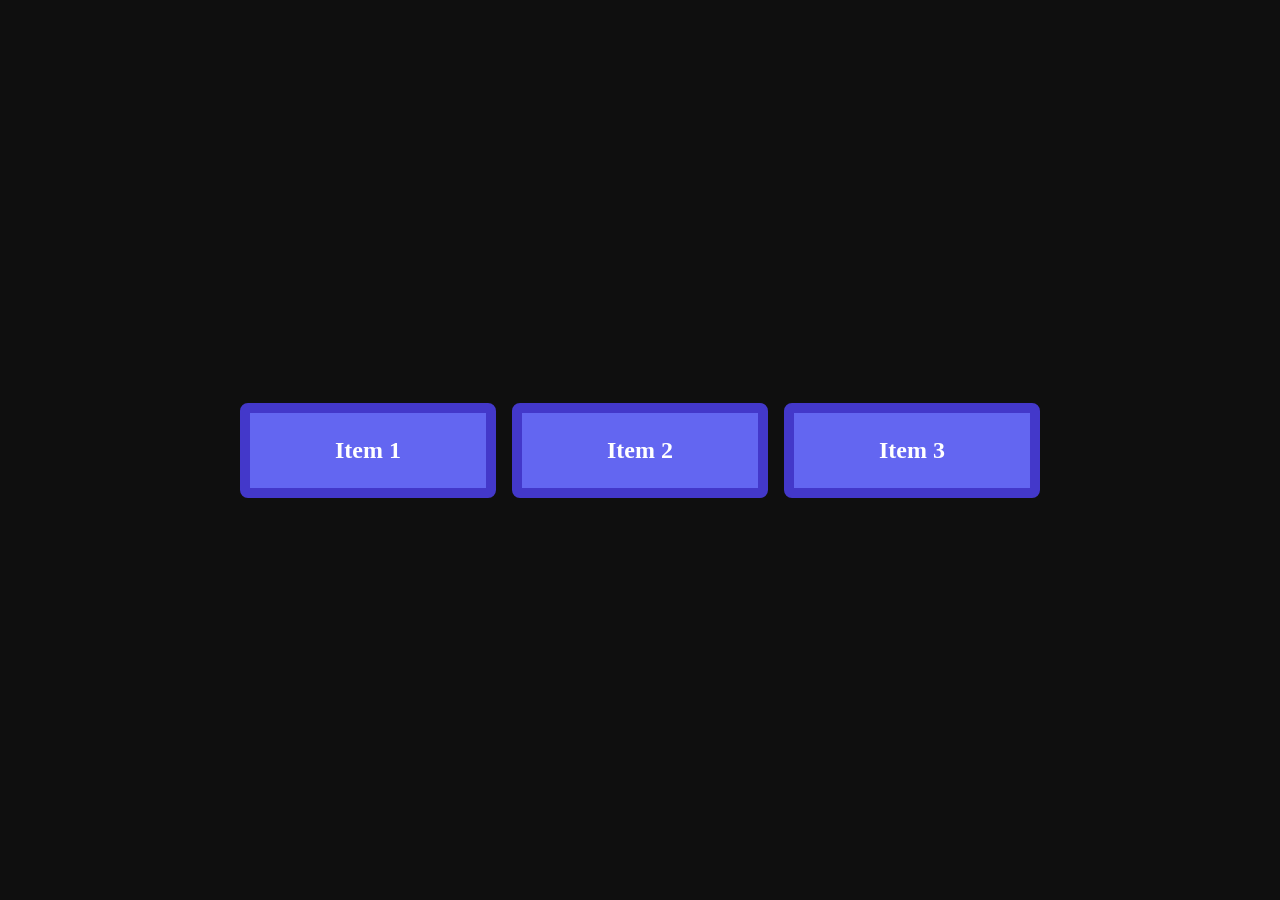
<file: index.html>
<!DOCTYPE html>
<html lang="en">
  <head>
    <meta charset="UTF-8" />
    <meta name="viewport" content="width=device-width, initial-scale=1.0" />
    <title>Zeroda</title>
    <link rel="stylesheet" href="style.css" />
  </head>
  <body>

    <div class="container">
      <div class="item">Item 1</div>
      <div class="item">Item 2</div>
      <div class="item">Item 3</div>
    </div>

  </body>
</html>
</file>
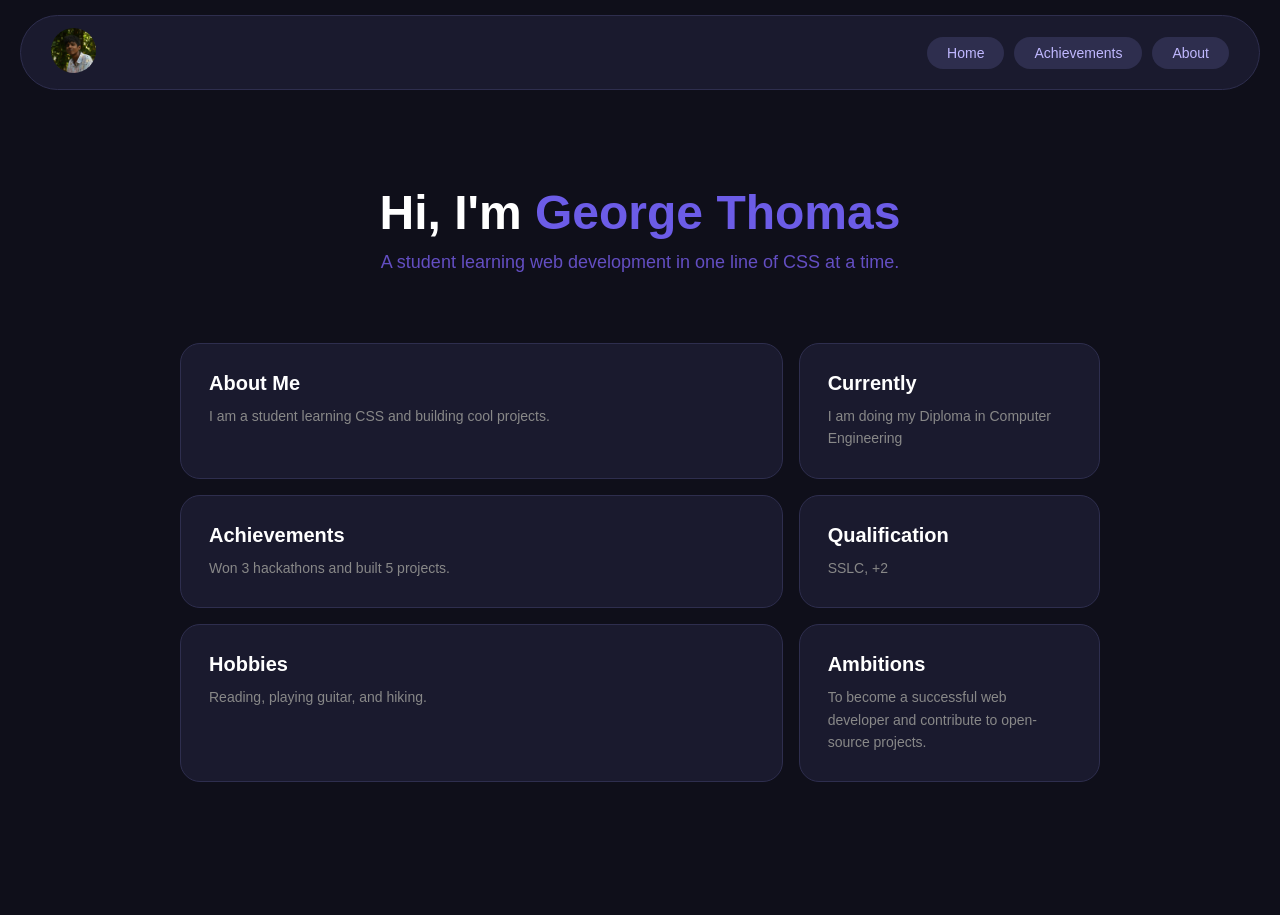
<file: united1.html>
<!DOCTYPE html>
<html lang="en">
  <head>
    <style>
      @import url('https://fonts.googleapis.com/css2?family=Roboto:wght@400;700&display=swap');
    </style>
    <meta charset="UTF-8" />
    <meta name="viewport" content="width=device-width, initial-scale=1.0" />
    <title>Zerodha</title>
    <link rel="stylesheet" href="united1.css" />
  </head>
<!-- AFTER -->
<body>

  <!-- NAVIGATION BAR -->
  <nav class="navbar">
    <div class="nav-logo">
      <img src="logo.png" width="45px" alt="Logo" />
    </div>
    <div class="nav-links">
      <a href="#">Home</a>
      <a href="grid.html">Achievements</a>
      <a href="#">About</a>
    </div>
  </nav>

  <!-- HERO SECTION -->
  <section class="abourt">
    <h1>Hi, I'm <span>George Thomas</span></h1>
    <p>A student learning web development in one line of CSS at a time.</p>
  </section>

  <!-- BENTO GRID (this replaces your old .container) -->
  <section class="bento-grid">
    <div class="card card1">
      <h2>About Me</h2>
      <p>I am a student learning CSS and building cool projects.</p>
    </div>
    <div class="card card2">
      <h2>Currently</h2>
      <p>I am doing my Diploma in Computer Engineering </p>
    </div>
    <div class="card card3">
      <h2>Achievements</h2>
      <p>Won 3 hackathons and built 5 projects.</p>
    </div>
    <div class="card card4">
      <h2>Qualification</h2>
      <p>SSLC, +2 </p>
    </div>
       </div>
   <div class="card card5">
      <h2>Hobbies</h2>
      <p>Reading, playing guitar, and hiking.</p>
    </div>
    <div class="card card6">
      <h2>Ambitions</h2>
     <p>To become a successful web developer and contribute to open-source projects.</p>
    </div>
  </section>
</body>
</html>
</file>
<file: style.css>
* {
  margin: 0;
  padding: 0;
  box-sizing: border-box;
}
body {
  min-height: 100vh;
  display: flex;
  align-items: center;
  justify-content: center;
  background-color: #0f0f0f;
}

.item {
  background-color: #6366f1;
  color: #fff;
  padding: 1em;
  font-size: 1.5rem;
  font-weight: 700;
  border: 10px solid #4338ca;
  border-radius: 8px;
  text-align: center;
}
.container {
  display: grid;
  grid-template-columns: repeat(auto-fit, minmax(140px, 1fr));
  gap: 16px;
  width: 90%;
  max-width: 800px;
}
/* Mobile */
@media (max-width: 480px) {
  /* styles for small phones */
}

@media (max-width: 768px) {
  /* styles for phones - large phones */
}

/* Tablet */
@media (max-width: 1024px) {
  /* styles for tablets */
}

/* Desktop */
@media (min-width: 1025px) {
  /* styles for desktops */
}

@media (min-width: 1280px) {
  /* styles for large desktops */
}

/* rest of css code here */
</file>
<file: united1.css>
/* ===== RESET ===== */
* {
  margin: 0;
  padding: 0;
  box-sizing: border-box;
}
body {
  font-family: 'Segoe UI', sans-serif;
  background-color: #0f0f1a;
  color: #e0e0e0;
  min-height: 100vh;
}
/* ===== NAVBAR ===== */
.navbar {
  display: flex;
  justify-content: space-between;
  align-items: center;
  background-color: #1a1a2e;
  padding: 12px 30px;
  border-radius: 40px;
  margin: 15px 20px;
  border: 1px solid #2e2e4e;
}
.navbar img {
  border-radius: 50%;
}
.nav-links {
  display: flex;
  gap: 10px;
}
.nav-links a {
  background-color: #2e2e4e;
  color: #c0b8ff;
  padding: 8px 20px;
  border-radius: 50px;
  text-decoration: none;
  font-size: 14px;
  transition: background 0.3s;
}
.nav-links a:hover {
  background-color: #000000;
  color: white;
}
/* ===== ABOUT ===== */
.abourt {
  text-align: center;
  padding: 80px 20px 50px;
}

.abourt h1 {
  font-size: 48px;
  font-weight: 700;
  color: #ffffff;
}
.abourt h1 span {
  color: #6c5ce7;
}
.abourt p {
  margin-top: 12px;
  font-size: 18px;
  color: #634ec2;
}
/* ===== BENTO GRID ===== */
.bento-grid {
  display: grid;
  grid-template-columns: 2fr 1fr;
  grid-template-rows: auto auto auto;
  gap: 16px;
  padding: 20px 40px 40px;
  max-width: 1000px;
  margin: 0 auto;
}
/* ===== CARDS ===== */
.card {
  background-color: #1a1a2e;
  border: 1px solid #2e2e4e;
  border-radius: 20px;
  padding: 28px;
  transition: transform 0.2s, border-color 0.2s;
}
.card:hover {
  transform: translateY(-4px);
  border-color: #ffffff;
}
.card h2 {
  font-size: 20px;
  font-weight: 600;
  margin-bottom: 10px;
  color: #ffffff;
}
.card p {
  font-size: 14px;
  color: #888;
  line-height: 1.6;
}
/* ===== GRID PLACEMENT ===== */
.card1 { grid-column: 1; grid-row: 1 / 3; }
.card2 { grid-column: 2; grid-row: 1 / 3; }
.card3 { grid-column: 1; grid-row: 3; }
.card4 { grid-column: 2; grid-row: 3; } 
.card5 { grid-column: 1; grid-row: 4; }
.card6 { grid-column: 2; grid-row: 4; }
.card6 { grid-column: 2; grid-row: 4; }
</file>
